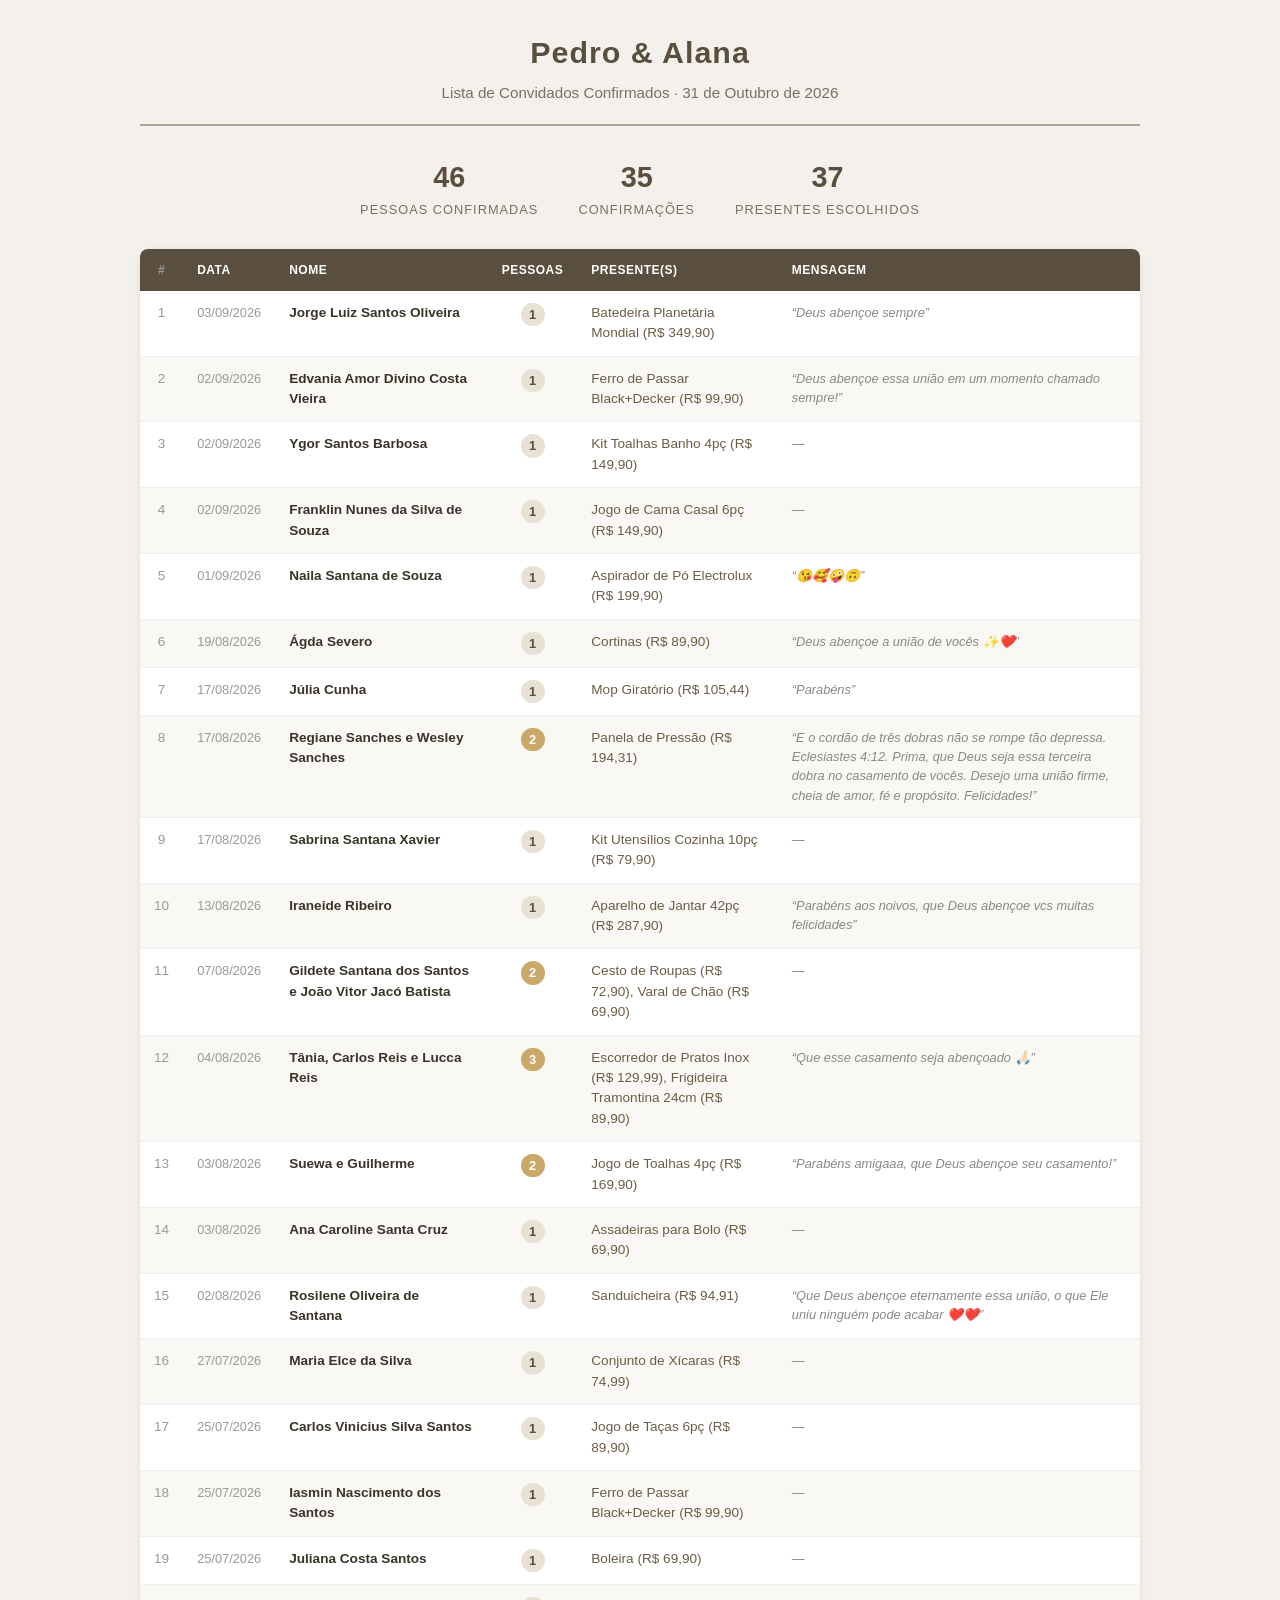
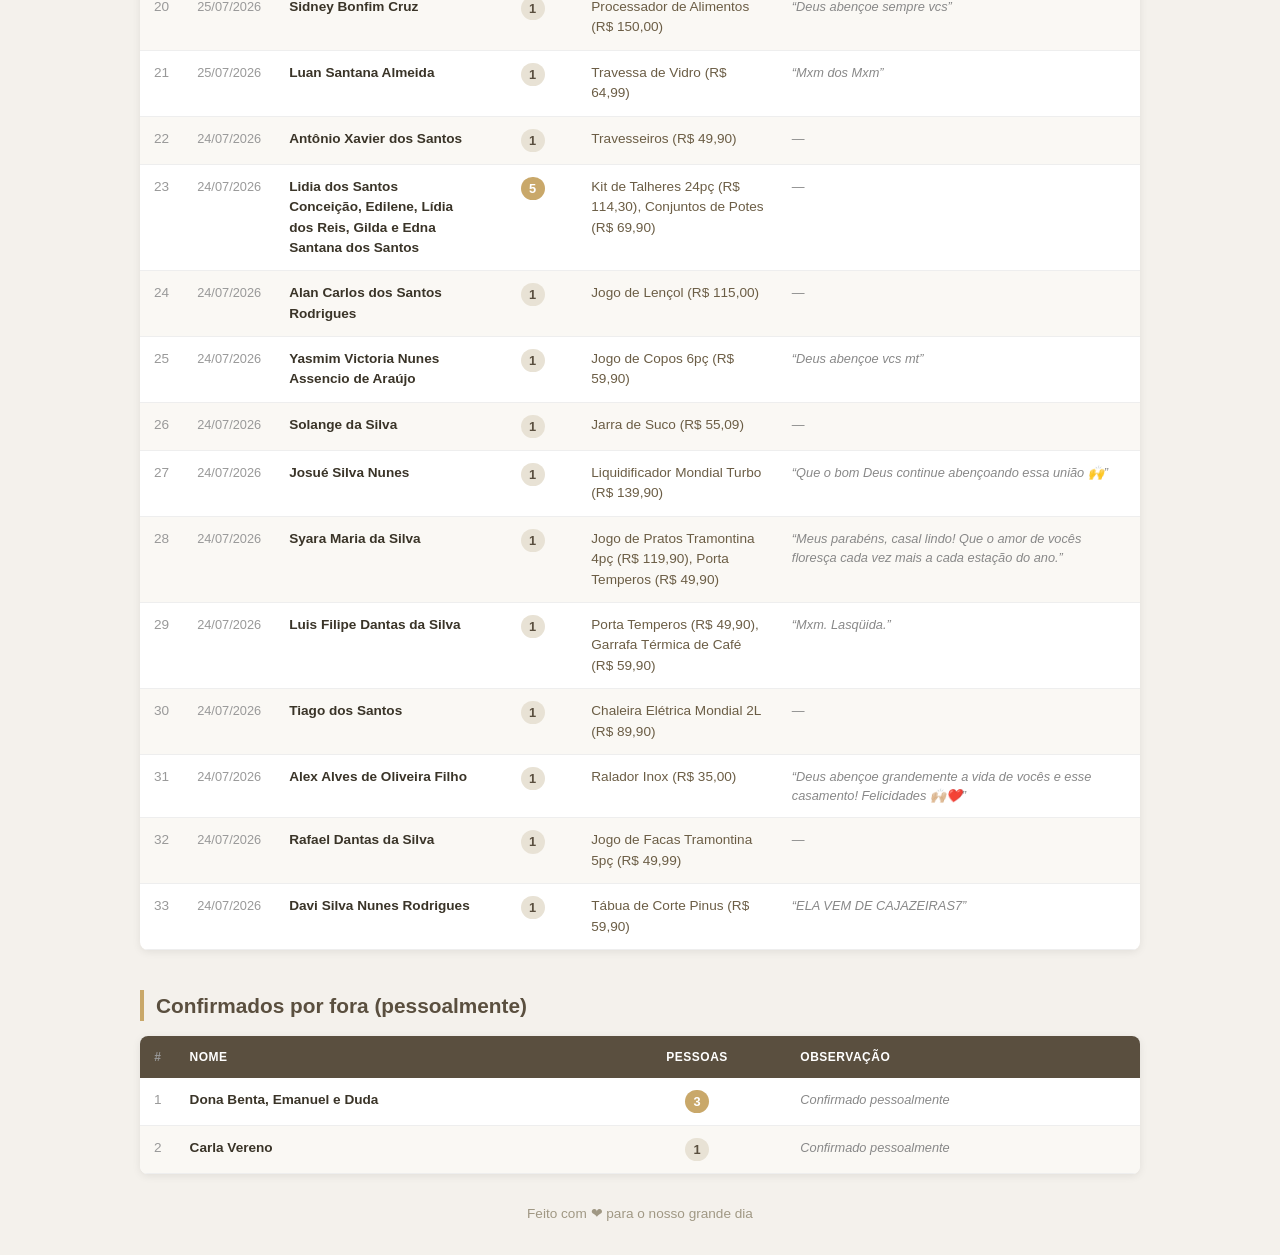
<file: lista-pa-9k2m7x4t.html>
<!DOCTYPE html>
<html lang="pt-BR">
<head>
<meta charset="UTF-8">
<meta name="viewport" content="width=device-width, initial-scale=1.0">
<title>Confirmados - Casamento Pedro & Alana</title>
<style>
    * { margin: 0; padding: 0; box-sizing: border-box; }
    body {
        font-family: 'Segoe UI', Arial, sans-serif;
        background: #f4f1ec;
        color: #2c2c2c;
        padding: 30px 20px;
        line-height: 1.5;
    }
    .container { max-width: 1000px; margin: 0 auto; }
    header {
        text-align: center;
        margin-bottom: 30px;
        padding-bottom: 20px;
        border-bottom: 2px solid #b0a48f;
    }
    header h1 {
        font-size: 1.9rem;
        color: #5a4f3f;
        font-weight: 700;
        letter-spacing: 1px;
    }
    header p { color: #7a7060; margin-top: 6px; font-size: 0.95rem; }
    .resumo {
        display: flex;
        justify-content: center;
        gap: 40px;
        margin: 20px 0 30px;
        flex-wrap: wrap;
    }
    .resumo-item { text-align: center; }
    .resumo-num { font-size: 1.8rem; font-weight: 700; color: #5a4f3f; }
    .resumo-label { font-size: 0.8rem; color: #7a7060; text-transform: uppercase; letter-spacing: 1px; }
    table {
        width: 100%;
        border-collapse: collapse;
        background: #fff;
        box-shadow: 0 2px 8px rgba(0,0,0,0.08);
        border-radius: 8px;
        overflow: hidden;
    }
    thead { background: #5a4f3f; color: #fff; }
    th, td { padding: 12px 14px; text-align: left; vertical-align: top; font-size: 0.85rem; }
    th { font-weight: 600; text-transform: uppercase; letter-spacing: 0.5px; font-size: 0.75rem; }
    tbody tr:nth-child(even) { background: #faf8f4; }
    tbody tr { border-bottom: 1px solid #eee; }
    .col-num { width: 30px; text-align: center; color: #999; }
    .col-nome { font-weight: 600; color: #3a3428; }
    .col-presente { color: #6b5d45; }
    .col-msg { color: #888; font-style: italic; font-size: 0.8rem; }
    .col-data { white-space: nowrap; color: #999; font-size: 0.8rem; }
    .col-qtd { text-align: center; white-space: nowrap; }
    .badge {
        display: inline-block;
        min-width: 24px;
        padding: 2px 8px;
        border-radius: 12px;
        background: #e8e2d5;
        color: #5a4f3f;
        font-weight: 600;
        font-size: 0.8rem;
    }
    .badge.grupo { background: #c9a86a; color: #fff; }
    .subtitulo {
        margin: 40px 0 15px;
        font-size: 1.3rem;
        color: #5a4f3f;
        font-weight: 700;
        border-left: 4px solid #c9a86a;
        padding-left: 12px;
    }
    footer { text-align: center; margin-top: 30px; color: #a09884; font-size: 0.85rem; }
    @media print {
        body { background: #fff; padding: 0; }
        table { box-shadow: none; }
        thead { background: #5a4f3f !important; -webkit-print-color-adjust: exact; print-color-adjust: exact; }
    }
</style>
</head>
<body>
<div class="container">
    <header>
        <h1>Pedro &amp; Alana</h1>
        <p>Lista de Convidados Confirmados &middot; 31 de Outubro de 2026</p>
    </header>

    <div class="resumo">
        <div class="resumo-item">
            <div class="resumo-num" id="totalPessoas">0</div>
            <div class="resumo-label">Pessoas Confirmadas</div>
        </div>
        <div class="resumo-item">
            <div class="resumo-num" id="totalConfirmacoes">0</div>
            <div class="resumo-label">Confirmações</div>
        </div>
        <div class="resumo-item">
            <div class="resumo-num">37</div>
            <div class="resumo-label">Presentes Escolhidos</div>
        </div>
    </div>

    <table>
        <thead>
            <tr>
                <th class="col-num">#</th>
                <th>Data</th>
                <th>Nome</th>
                <th class="col-qtd">Pessoas</th>
                <th>Presente(s)</th>
                <th>Mensagem</th>
            </tr>
        </thead>
        <tbody id="tbody"></tbody>
    </table>

    <h2 class="subtitulo">Confirmados por fora (pessoalmente)</h2>
    <table>
        <thead>
            <tr>
                <th class="col-num">#</th>
                <th>Nome</th>
                <th class="col-qtd">Pessoas</th>
                <th>Observação</th>
            </tr>
        </thead>
        <tbody id="tbodyExtra"></tbody>
    </table>

    <footer>Feito com &#10084; para o nosso grande dia</footer>
</div>

<script>
// Formato: [data, nome, presentes, mensagem, qtdPessoas]
const dados = [
    ["03/09/2026","Jorge Luiz Santos Oliveira","Batedeira Planetária Mondial (R$ 349,90)","Deus abençoe sempre",1],
    ["02/09/2026","Edvania Amor Divino Costa Vieira","Ferro de Passar Black+Decker (R$ 99,90)","Deus abençoe essa união em um momento chamado sempre!",1],
    ["02/09/2026","Ygor Santos Barbosa","Kit Toalhas Banho 4pç (R$ 149,90)","",1],
    ["02/09/2026","Franklin Nunes da Silva de Souza","Jogo de Cama Casal 6pç (R$ 149,90)","",1],
    ["01/09/2026","Naila Santana de Souza","Aspirador de Pó Electrolux (R$ 199,90)","😘🥰🤪🙃",1],
    ["19/08/2026","Ágda Severo","Cortinas (R$ 89,90)","Deus abençoe a união de vocês ✨❤️",1],
    ["17/08/2026","Júlia Cunha","Mop Giratório (R$ 105,44)","Parabéns",1],
    ["17/08/2026","Regiane Sanches e Wesley Sanches","Panela de Pressão (R$ 194,31)","E o cordão de três dobras não se rompe tão depressa. Eclesiastes 4:12. Prima, que Deus seja essa terceira dobra no casamento de vocês. Desejo uma união firme, cheia de amor, fé e propósito. Felicidades!",2],
    ["17/08/2026","Sabrina Santana Xavier","Kit Utensílios Cozinha 10pç (R$ 79,90)","",1],
    ["13/08/2026","Iraneide Ribeiro","Aparelho de Jantar 42pç (R$ 287,90)","Parabéns aos noivos, que Deus abençoe vcs muitas felicidades",1],
    ["07/08/2026","Gildete Santana dos Santos e João Vitor Jacó Batista","Cesto de Roupas (R$ 72,90), Varal de Chão (R$ 69,90)","",2],
    ["04/08/2026","Tânia, Carlos Reis e Lucca Reis","Escorredor de Pratos Inox (R$ 129,99), Frigideira Tramontina 24cm (R$ 89,90)","Que esse casamento seja abençoado 🙏🏻",3],
    ["03/08/2026","Suewa e Guilherme","Jogo de Toalhas 4pç (R$ 169,90)","Parabéns amigaaa, que Deus abençoe seu casamento!",2],
    ["03/08/2026","Ana Caroline Santa Cruz","Assadeiras para Bolo (R$ 69,90)","",1],
    ["02/08/2026","Rosilene Oliveira de Santana","Sanduicheira (R$ 94,91)","Que Deus abençoe eternamente essa união, o que Ele uniu ninguém pode acabar ❤️❤️",1],
    ["27/07/2026","Maria Elce da Silva","Conjunto de Xícaras (R$ 74,99)","",1],
    ["25/07/2026","Carlos Vinicius Silva Santos","Jogo de Taças 6pç (R$ 89,90)","",1],
    ["25/07/2026","Iasmin Nascimento dos Santos","Ferro de Passar Black+Decker (R$ 99,90)","",1],
    ["25/07/2026","Juliana Costa Santos","Boleira (R$ 69,90)","",1],
    ["25/07/2026","Sidney Bonfim Cruz","Processador de Alimentos (R$ 150,00)","Deus abençoe sempre vcs",1],
    ["25/07/2026","Luan Santana Almeida","Travessa de Vidro (R$ 64,99)","Mxm dos Mxm",1],
    ["24/07/2026","Antônio Xavier dos Santos","Travesseiros (R$ 49,90)","",1],
    ["24/07/2026","Lidia dos Santos Conceição, Edilene, Lídia dos Reis, Gilda e Edna Santana dos Santos","Kit de Talheres 24pç (R$ 114,30), Conjuntos de Potes (R$ 69,90)","",5],
    ["24/07/2026","Alan Carlos dos Santos Rodrigues","Jogo de Lençol (R$ 115,00)","",1],
    ["24/07/2026","Yasmim Victoria Nunes Assencio de Araújo","Jogo de Copos 6pç (R$ 59,90)","Deus abençoe vcs mt",1],
    ["24/07/2026","Solange da Silva","Jarra de Suco (R$ 55,09)","",1],
    ["24/07/2026","Josué Silva Nunes","Liquidificador Mondial Turbo (R$ 139,90)","Que o bom Deus continue abençoando essa união 🙌",1],
    ["24/07/2026","Syara Maria da Silva","Jogo de Pratos Tramontina 4pç (R$ 119,90), Porta Temperos (R$ 49,90)","Meus parabéns, casal lindo! Que o amor de vocês floresça cada vez mais a cada estação do ano.",1],
    ["24/07/2026","Luis Filipe Dantas da Silva","Porta Temperos (R$ 49,90), Garrafa Térmica de Café (R$ 59,90)","Mxm. Lasqüida.",1],
    ["24/07/2026","Tiago dos Santos","Chaleira Elétrica Mondial 2L (R$ 89,90)","",1],
    ["24/07/2026","Alex Alves de Oliveira Filho","Ralador Inox (R$ 35,00)","Deus abençoe grandemente a vida de vocês e esse casamento! Felicidades 🙌🏼❤️",1],
    ["24/07/2026","Rafael Dantas da Silva","Jogo de Facas Tramontina 5pç (R$ 49,99)","",1],
    ["24/07/2026","Davi Silva Nunes Rodrigues","Tábua de Corte Pinus (R$ 59,90)","ELA VEM DE CAJAZEIRAS7",1]
];

const tbody = document.getElementById('tbody');
let totalPessoas = 0;
dados.forEach((d, i) => {
    const qtd = d[4];
    totalPessoas += qtd;
    const badgeClass = qtd > 1 ? 'badge grupo' : 'badge';
    const tr = document.createElement('tr');
    tr.innerHTML = `
        <td class="col-num">${i + 1}</td>
        <td class="col-data">${d[0]}</td>
        <td class="col-nome">${d[1]}</td>
        <td class="col-qtd"><span class="${badgeClass}">${qtd}</span></td>
        <td class="col-presente">${d[2]}</td>
        <td class="col-msg">${d[3] ? '“' + d[3] + '”' : '—'}</td>
    `;
    tbody.appendChild(tr);
});

// Confirmados por fora (pessoalmente) — formato: [nome, observação, qtdPessoas]
const dadosExtra = [
    ["Dona Benta, Emanuel e Duda","Confirmado pessoalmente",3],
    ["Carla Vereno","Confirmado pessoalmente",1]
];

const tbodyExtra = document.getElementById('tbodyExtra');
dadosExtra.forEach((d, i) => {
    const qtd = d[2];
    totalPessoas += qtd;
    const badgeClass = qtd > 1 ? 'badge grupo' : 'badge';
    const tr = document.createElement('tr');
    tr.innerHTML = `
        <td class="col-num">${i + 1}</td>
        <td class="col-nome">${d[0]}</td>
        <td class="col-qtd"><span class="${badgeClass}">${qtd}</span></td>
        <td class="col-msg">${d[1] || '—'}</td>
    `;
    tbodyExtra.appendChild(tr);
});

document.getElementById('totalPessoas').textContent = totalPessoas;
document.getElementById('totalConfirmacoes').textContent = dados.length + dadosExtra.length;
</script>
</body>
</html>
</file>
